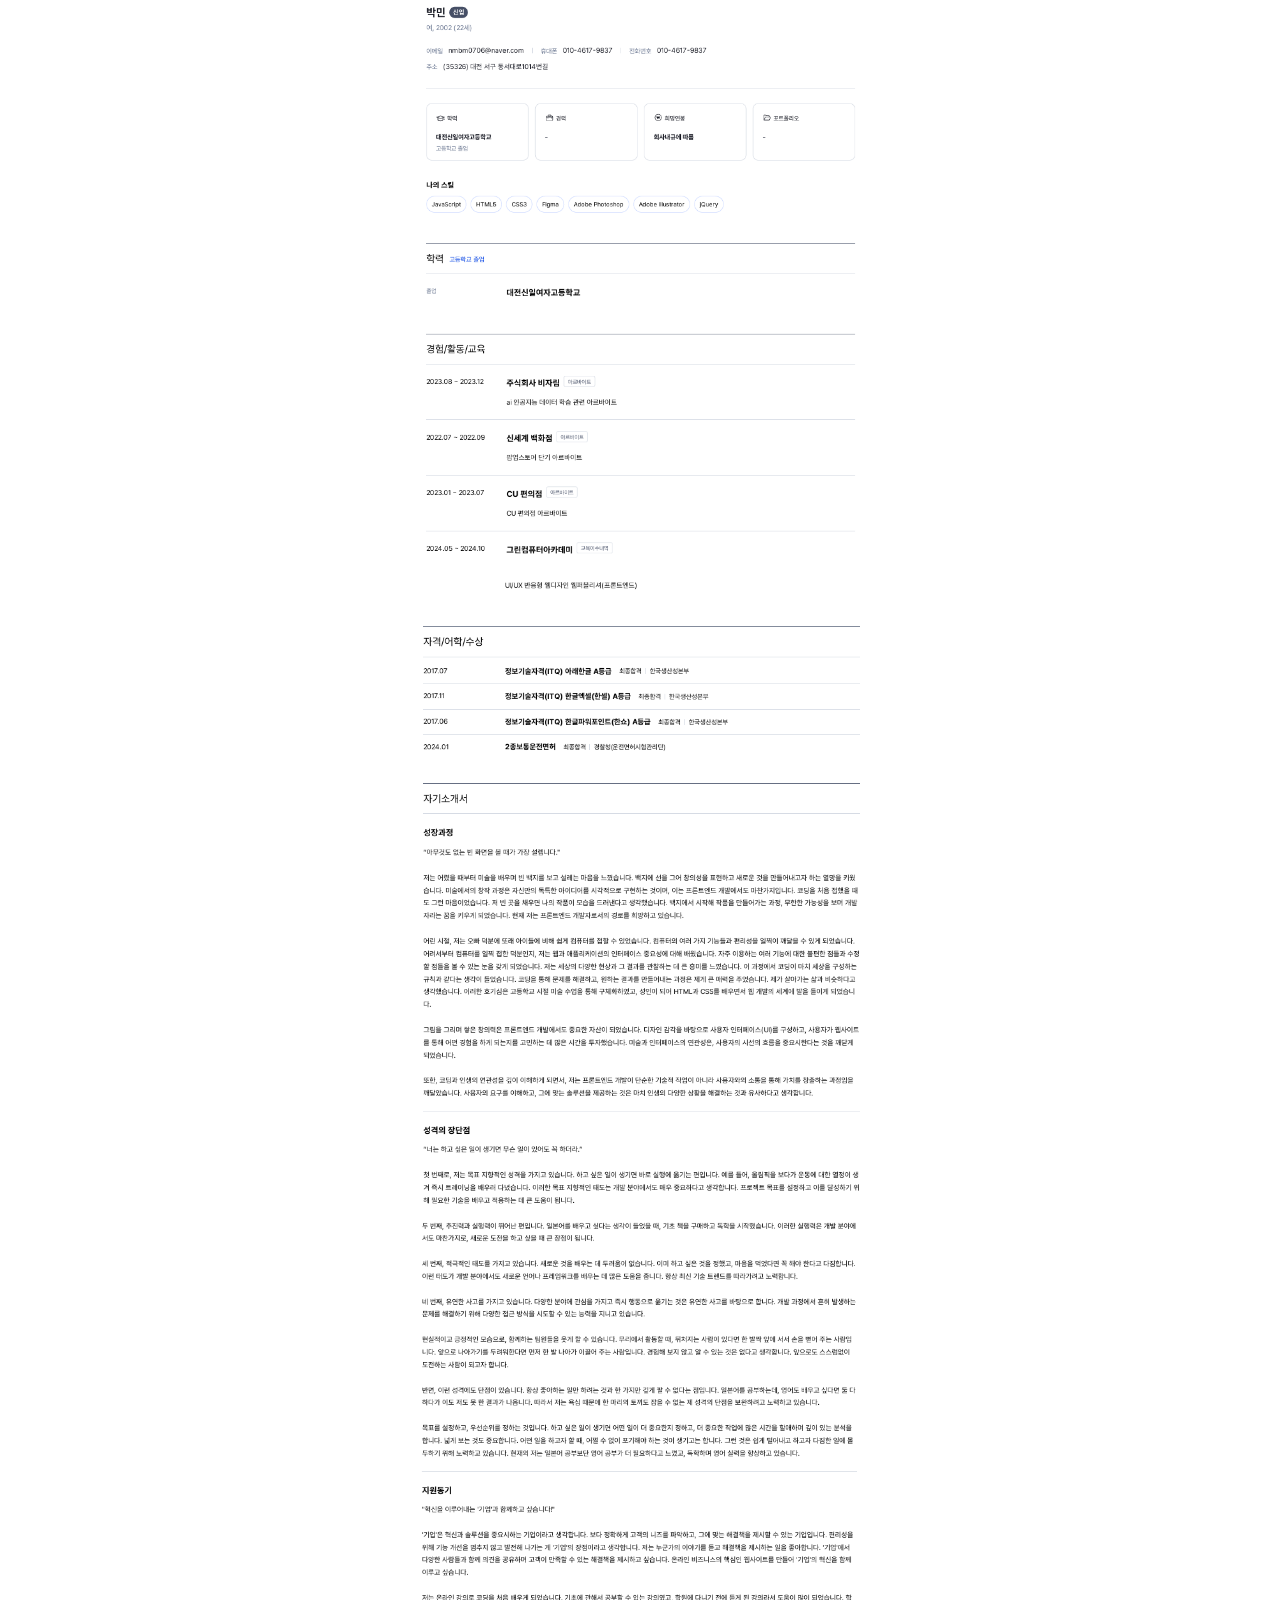
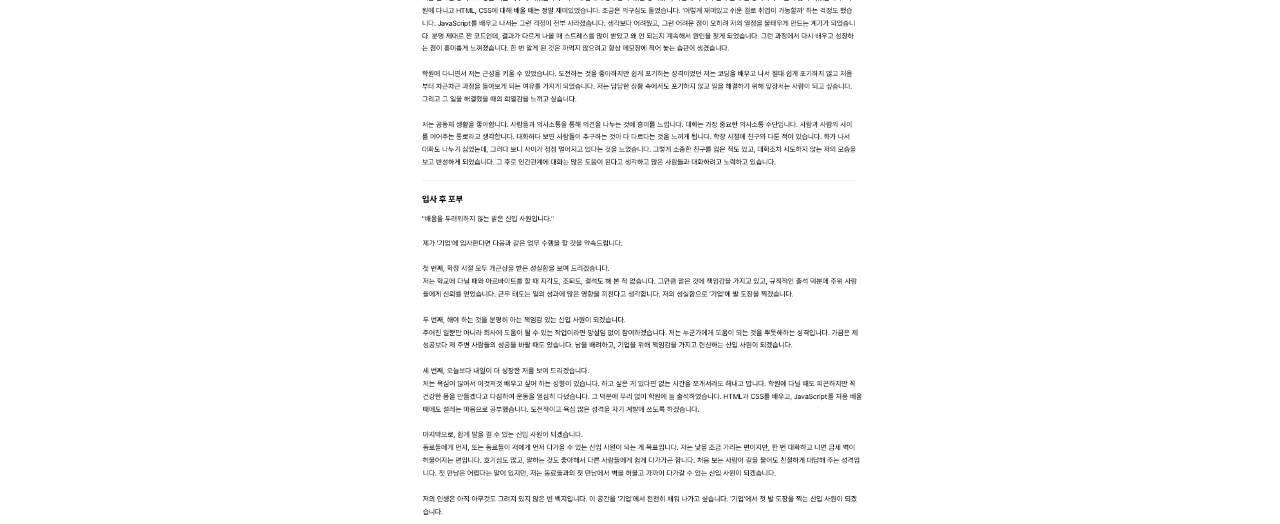
<file: sub.html>
<!DOCTYPE html>
<html lang="ko">
<head>
  <meta charset="UTF-8">
  <meta http-equiv="X-UA-Compatible" content="IE=edge">
  <meta name="viewport" content="width=device-width, initial-scale=1.0">
  <title>박민의 이력서</title>
  <style>
    *{margin: 0; padding: 0;}
    p{width: 35%; margin: 0 auto;}
    img{width: 100%;}
  </style>
</head>
<body>
  <p><img src="images/saramin1.PNG" alt="saramin1"></p>
  <p><img src="images/saramin2.PNG" alt="saramin2"></p>
  <p><img src="images/saramin3.PNG" alt="saramin3"></p>
  <p><img src="images/saramin4.PNG" alt="saramin4"></p>
</body>
</html>
</file>
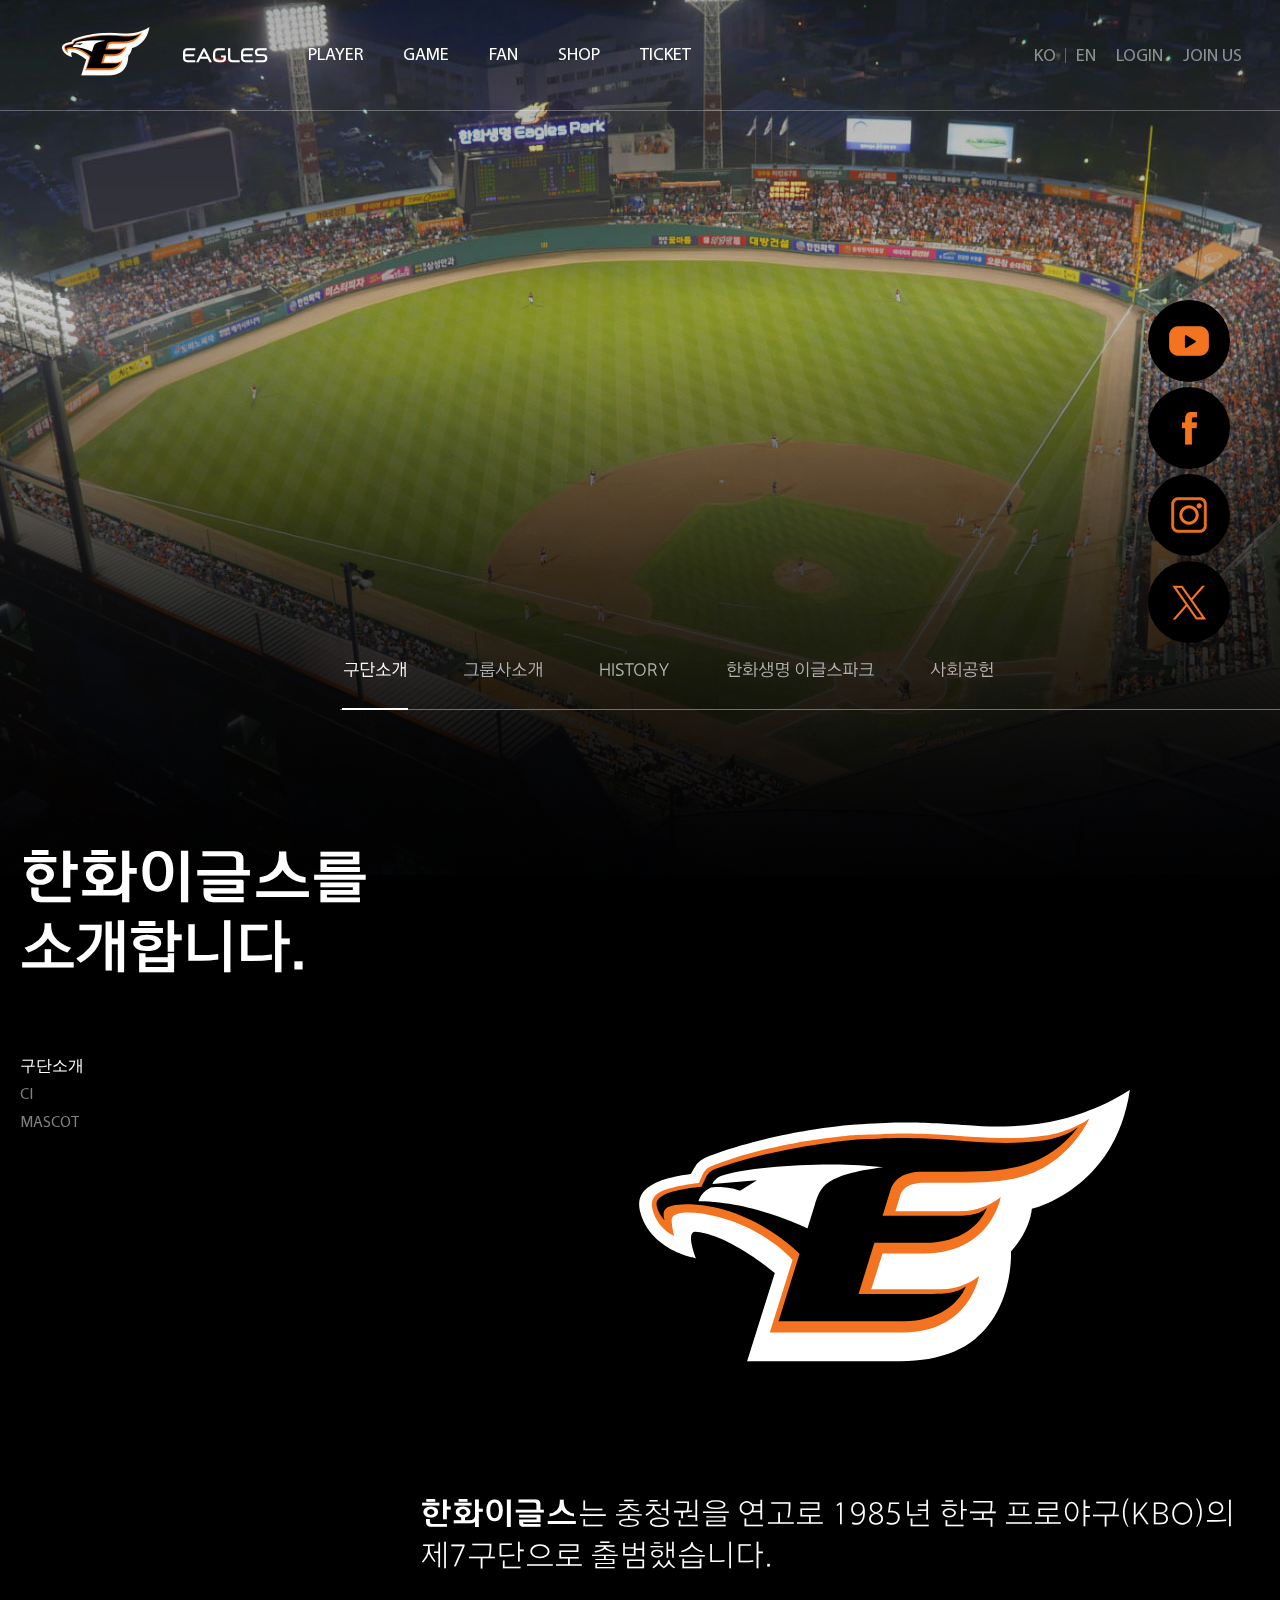
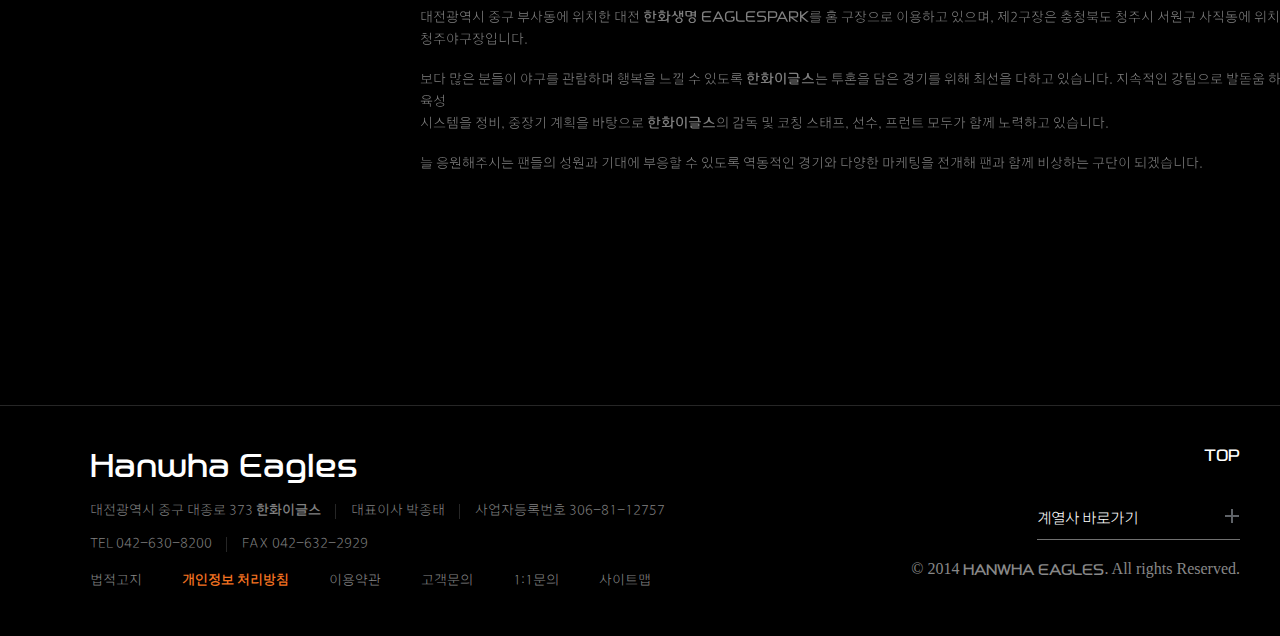
<file: hanwha/sub.html>
<!DOCTYPE html>
<html lang="ko">
<head>
  <meta charset="UTF-8">
  <meta http-equiv="X-UA-Compatible" content="IE=edge">
  <meta name="viewport" content="width=device-width, initial-scale=1.0">
  <title>EAGLES ＜ 구단소개 ＜ 한화이글스 </title>
  <link rel="stylesheet" href="css/styleSub.css">
  <script src="https://code.jquery.com/jquery-3.7.1.min.js"></script>
  <link href="https://unpkg.com/aos@2.3.1/dist/aos.css" rel="stylesheet">
  <script src="https://unpkg.com/aos@2.3.1/dist/aos.js"></script>
  <script>
    $(function(){
      $("#bg header").hover(function(){
        $(this).css("background", "rgba(0, 0, 0, .85)")
      }, function(){
        $(this).css("background", "transparent")
      });
      $(".intro1 li a").eq(0).css("color", "#fff");
      $(".intro1 li a").eq(0).addClass("on");
      $(".subIntro li a").eq(0).css("color", "#fff")
    });
    $(window).scroll(function(){
    // Get number of pixels of scroll.
    var pixel = $(window).scrollTop();
    console.log(pixel);
    // When the scroll exceeds 300px, give the [fixed-menu] class.
    if(pixel > 700){
      $(".intro1").addClass("on");
    } else {
      $(".intro1").removeClass("on");
    }
  });
  </script>
</head>
<body>
  <div id="wrap">
    <div id="bg">
      <header>
        <div class="logo"><a href="index.html"><img src="images/h_logo.png" alt="h_logo"></a></div>
        <ul>
          <li>
            <a href="#">EAGLES</a>
            <ul class="sub">
              <li><a href="#">구단소개</a></li>
              <li><a href="#">그룹사소개</a></li>
              <li><a href="#">HISTORY</a></li>
              <li><a href="#">한화생명 이글스파크</a></li>
              <li><a href="#">사회공헌</a></li>
            </ul>
          </li>
          <li>
            <a href="#">PLAYER</a>
            <ul class="sub">
              <li><a href="#">코칭스탭</a></li>
              <li><a href="#">투수</a></li>
              <li><a href="#">포수</a></li>
              <li><a href="#">내야수</a></li>
              <li><a href="#">외야수</a></li>
              <li><a href="#">군입대 선수</a></li>
              <li><a href="#">응원단</a></li>
              <li><a href="#">STAFF</a></li>
            </ul>
          </li>
          <li>
            <a href="#">GAME</a>
            <ul class="sub">
              <li><a href="#">1군 경기일정</a></li>
              <li><a href="#">퓨처스 경기일정</a></li>
            </ul>
          </li>
          <li>
            <a href="#">FAN</a>
            <ul class="sub">
              <li><a href="#">구단소식</a></li>
              <li><a href="#">키즈클럽</a></li>
              <li><a href="#">팬 타임즈</a></li>
              <li><a href="#">갤러리</a></li>
              <li><a href="#">이글스 아카이브</a></li>
            </ul>
          </li>
          <li>
            <a href="#">SHOP</a>
          </li>
          <li>
            <a href="#">TICKET</a>
          </li>
          <div class="bg"></div>
        </ul>
        <p>
          <a href="#">KO</a>
          <a href="#">EN</a>
          <a href="#">LOGIN</a>
          <a href="#">JOIN US</a>
        </p>
      </header>
      <div class="snsIcon">
        <p><a href="#"><img src="images/quick_sns_youtube.png" alt="quick_sns_youtube"></a></p>
        <p><a href="#"><img src="images/quick_sns_facebook.png" alt="quick_sns_facebook"></a></p>
        <p><a href="#"><img src="images/quick_sns_insta.png" alt="quick_sns_insta"></a></p>
        <p><a href="#"><img src="images/quick_sns_twitter.png" alt="quick_sns_twitter"></a></p>
      </div>
    </div>
    <div class="gradient"></div>
    <ul class="intro1" data-aos="fade-up" data-aos-duration="1000" data-aos-delay="1000">
      <li><a href="#">구단소개</a></li>
      <li><a href="#">그룹사소개</a></li>
      <li><a href="#">HISTORY</a></li>
      <li><a href="#">한화생명 이글스파크</a></li>
      <li><a href="#">사회공헌</a></li>
    </ul>
    <div class="main" data-aos="fade-up" data-aos-duration="1000" data-aos-delay="1000">
    <h1><span>한화이글스</span>를<br>소개합니다.</h1>
    <ul class="subIntro">
      <li><a href="#">구단소개</a></li>
      <li><a href="#">CI</a></li>
      <li><a href="#">MASCOT</a></li>
    </ul>
    <div class="flex">
      <div class="dep">
        <p><img src="images/intro_eagles_logo.png" alt=""></p>
        <div class="txt">
          <h1><span>한화이글스</span>는 충청권을 연고로 1985년 한국 프로야구(KBO)의<br>제7구단으로 출범했습니다.</h1>
          <p>대전광역시 중구 부사동에 위치한 대전 <span>한화생명 EAGLESPARK</span>를 홈 구장으로 이용하고 있으며, 제2구장은 충청북도 청주시 서원구 사직동에 위치한<br> 청주야구장입니다.</p><br>
          <p>보다 많은 분들이 야구를 관람하며 행복을 느낄 수 있도록 <span>한화이글스</span>는 투혼을 담은 경기를 위해 최선을 다하고 있습니다. 지속적인 강팀으로 발돋움 하고자 내부 육성<br>시스템을 정비, 중장기 계획을 바탕으로 <span>한화이글스</span>의 감독 및 코칭 스태프, 선수, 프런트 모두가 함께 노력하고 있습니다.</p><br>
          <p>늘 응원해주시는 팬들의 성원과 기대에 부응할 수 있도록 역동적인 경기와 다양한 마케팅을 전개해 팬과 함께 비상하는 구단이 되겠습니다.</p>
        </div>
      </div>
    </div>
    </div>
    <footer>
      <div class="left">
        <h1><a href="#">Hanwha Eagles</a></h1>
        <p>
          <span>대전광역시 중구 대종로 373 <b>한화이글스</b></span>
          <span>대표이사 박종태</span>
          <span>사업자등록번호 306-81-12757</span>
          <span>TEL 042-630-8200</span>
          <span>FAX 042-632-2929</span>
        </p>
        <ul>
          <li><a href="#">법적고지</a></li>
          <li><a href="#">개인정보 처리방침</a></li>
          <li><a href="#">이용약관</a></li>
          <li><a href="#">고객문의</a></li>
          <li><a href="#">1:1문의</a></li>
          <li><a href="#">사이트맵</a></li>
        </ul>
      </div>
      <div class="right">
        <div class="txt">
          <p><a href="#wrap">TOP</a></p>
          <p class="list">계열사 바로가기</p>
          <div id="list">
            <ul>
              <li>
                <p>우주항공·방산·기계</p>
                <ul>
                  <li><a href="#">㈜한화</a></li>
                  <li><a href="#">한화에어로스페이스</a></li>
                  <li><a href="#">한화시스템</a></li>
                  <li><a href="#">한화비전</a></li>
                  <li><a href="#">한화정밀기계</a></li>
                  <li><a href="#">한화모멘텀</a></li>
                  <li><a href="#">한화로보틱스</a></li>
                </ul>
              </li>
              <li>
                <p>에너지·오션</p>
                <ul>
                  <li><a href="#">한화솔루션</a></li>
                  <li><a href="#">한화오션</a></li>
                  <li><a href="#">한화에너지</a></li>
                  <li><a href="#">한화임팩트</a></li>
                  <li><a href="#">한화파워시스템</a></li>
                  <li><a href="#">한화토탈에너지스</a></li>
                  <li><a href="#">한화엔진</a></li>
                  <li><a href="#">한화첨단소개</a></li>
                  <li><a href="#">여천NCC</a></li>
                </ul>
              </li>
              <li>
                <p>금융</p>
                <ul>
                  <li><a href="#">한화생명</a></li>
                  <li><a href="#">한화손해보험</a></li>
                  <li><a href="#">한화자산운용</a></li>
                  <li><a href="#">한화투자증권</a></li>
                  <li><a href="#">한화저축은행</a></li>
                  <li><a href="#">한화생명금융서비스</a></li>
                  <li><a href="#">캐롯손해보험</a></li>
                </ul>
              </li>
              <li>
                <p>유통·서비스</p>
                <ul>
                  <li><a href="#">한화호텔&리조트</a></li>
                  <li><a href="#">한화갤러리아</a></li>
                  <li><a href="#">한화커넥트</a></li>
                </ul>
              </li>
            </ul>
          </div>
        </div>
        <h3>© 2014 <span>HANWHA EAGLES</span>. All rights Reserved.</h3>
      </div>
    </footer>
  </div>

  <script>
    AOS.init({
      easing:"ease",
			duration: 0,
			offset: 0,
    });
    document.querySelector(".right .txt .list").onclick=function(){
      document.querySelector(".right .txt .list").classList.toggle("on");
      document.querySelector(".right #list").classList.toggle("on");
    }
  </script>
</body>
</html>
</file>
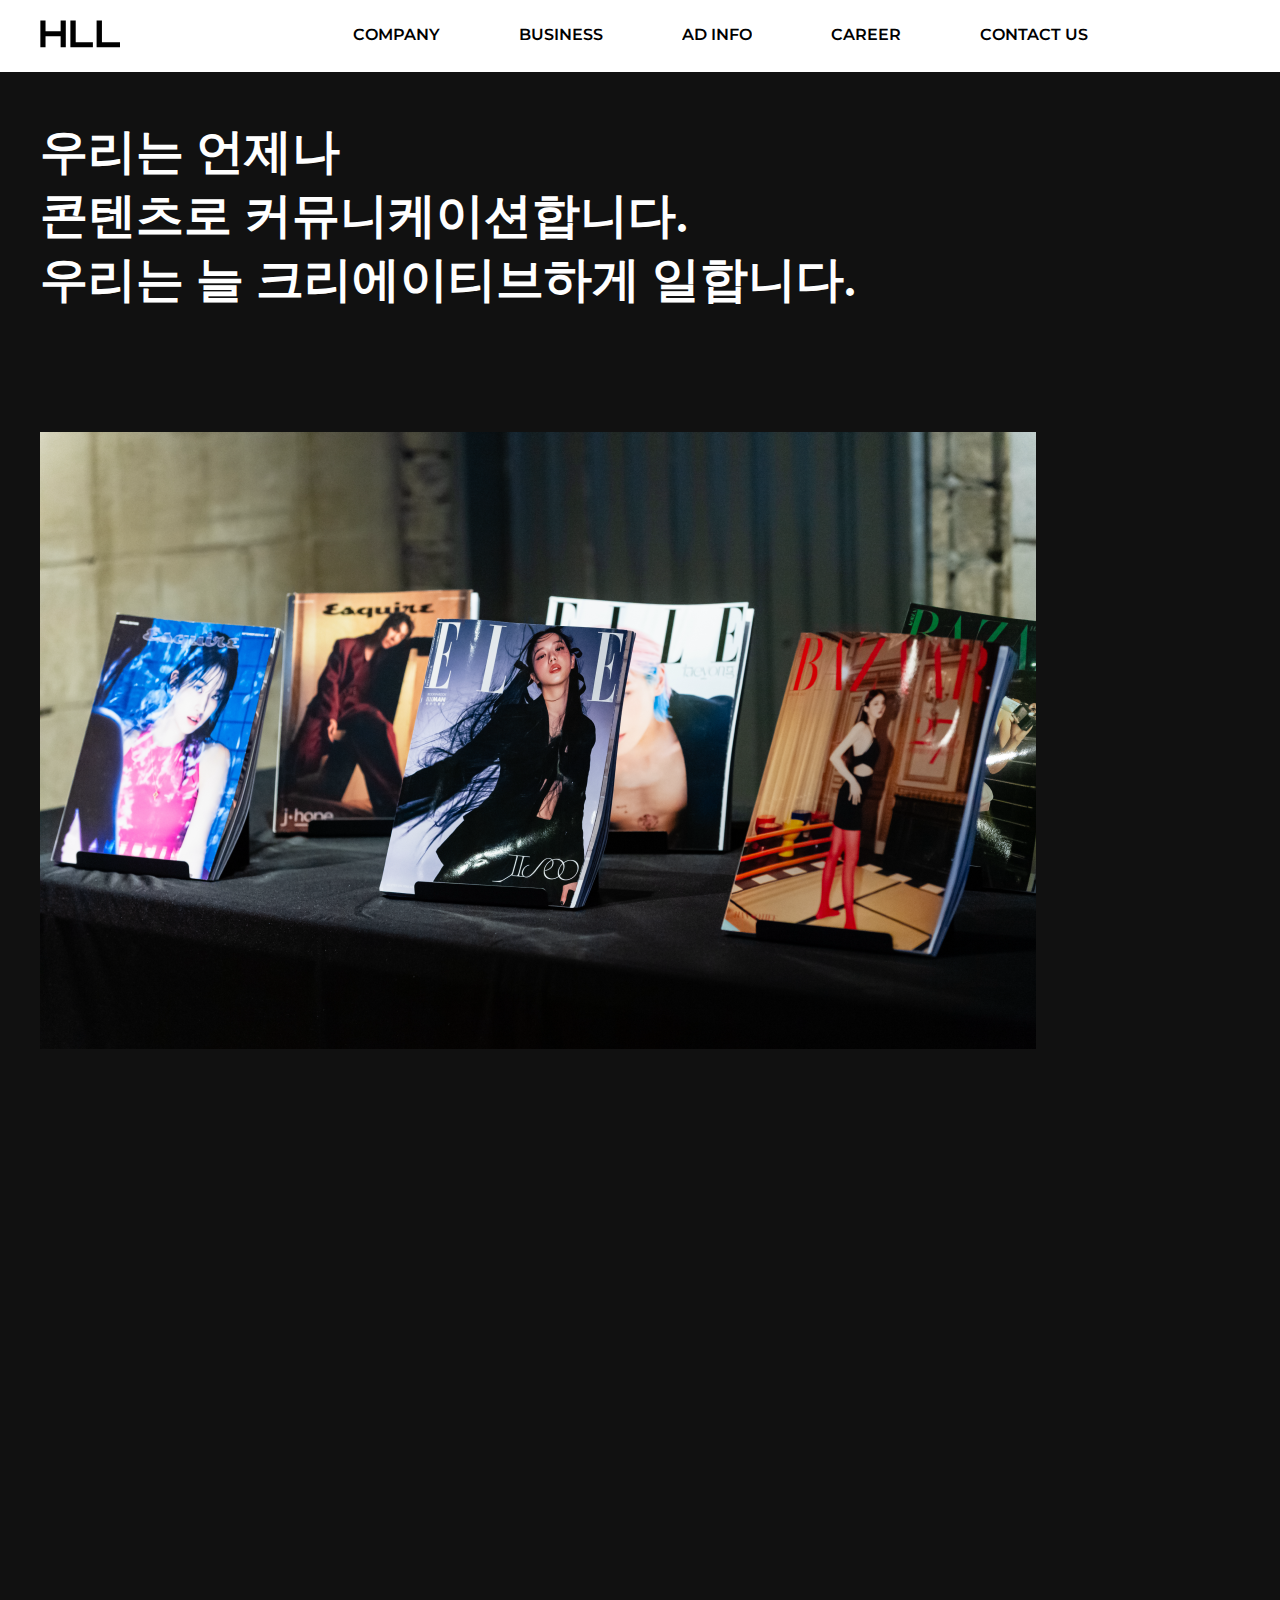
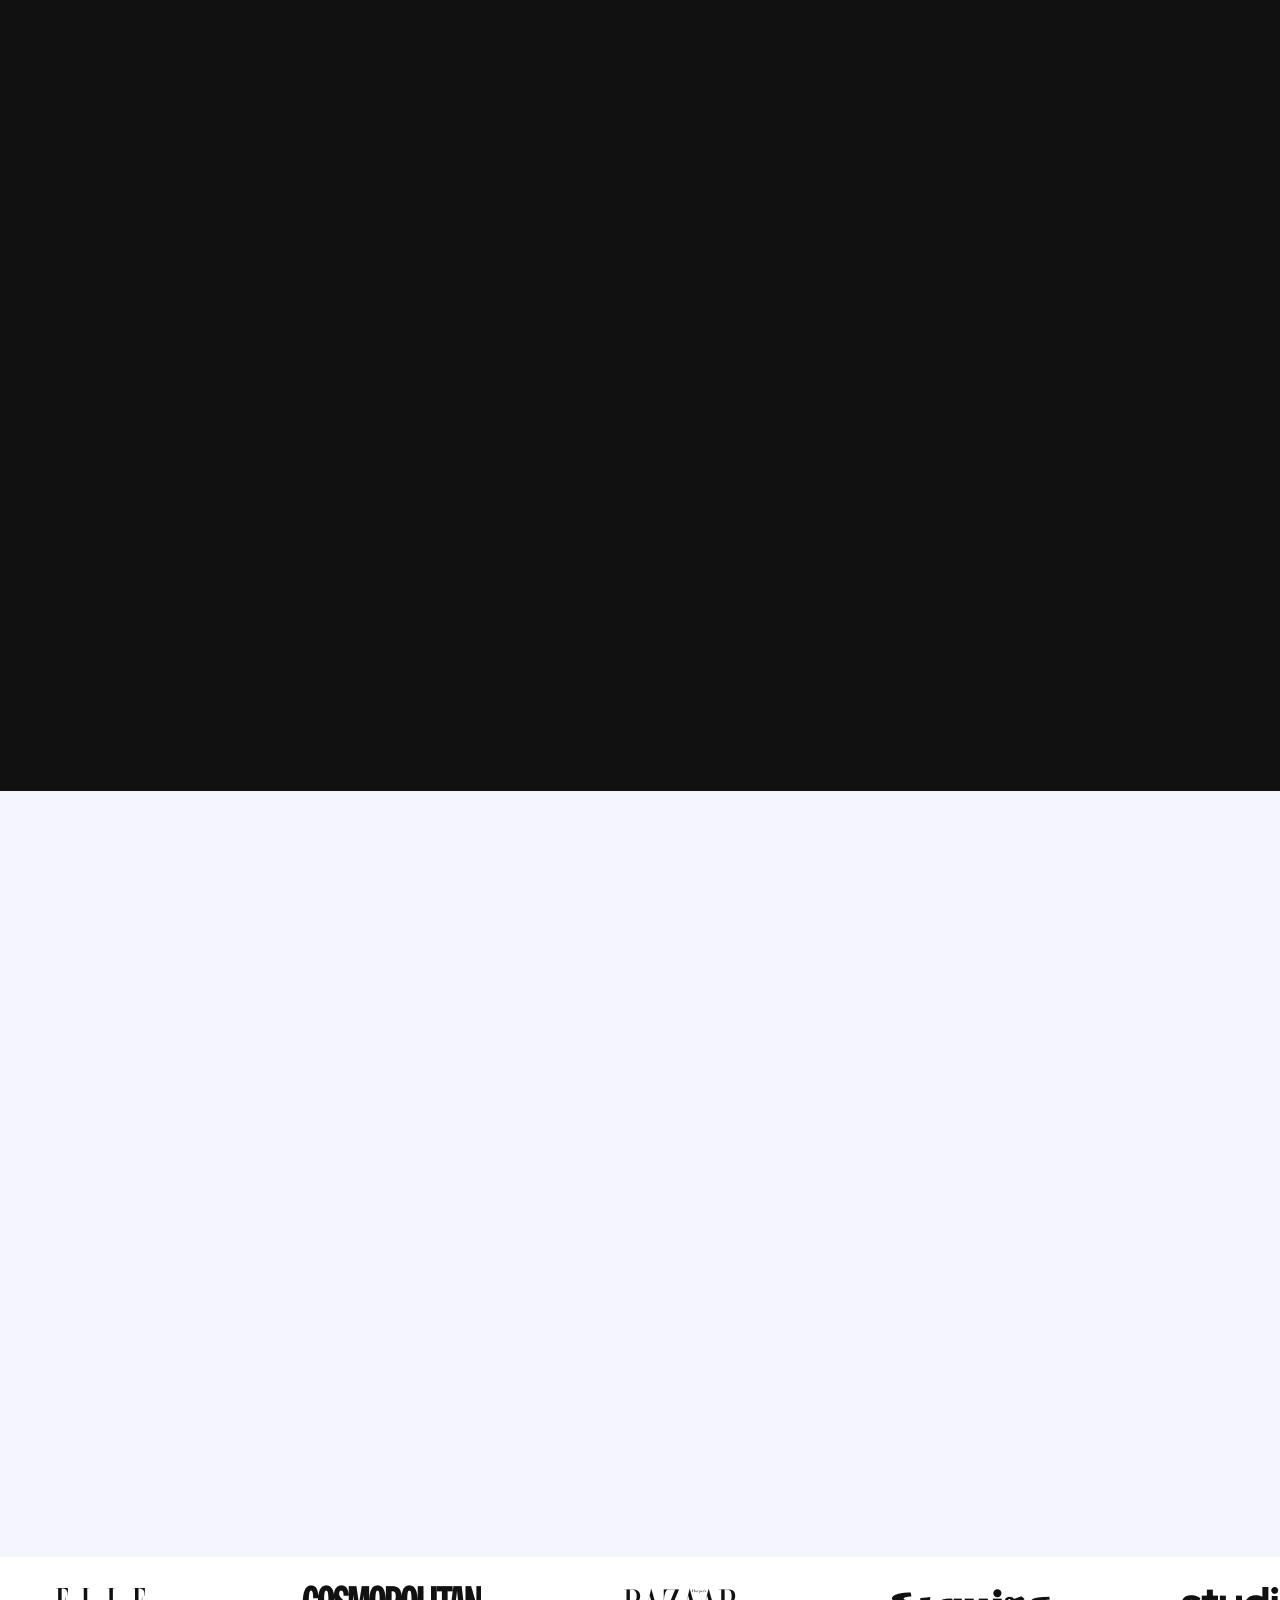
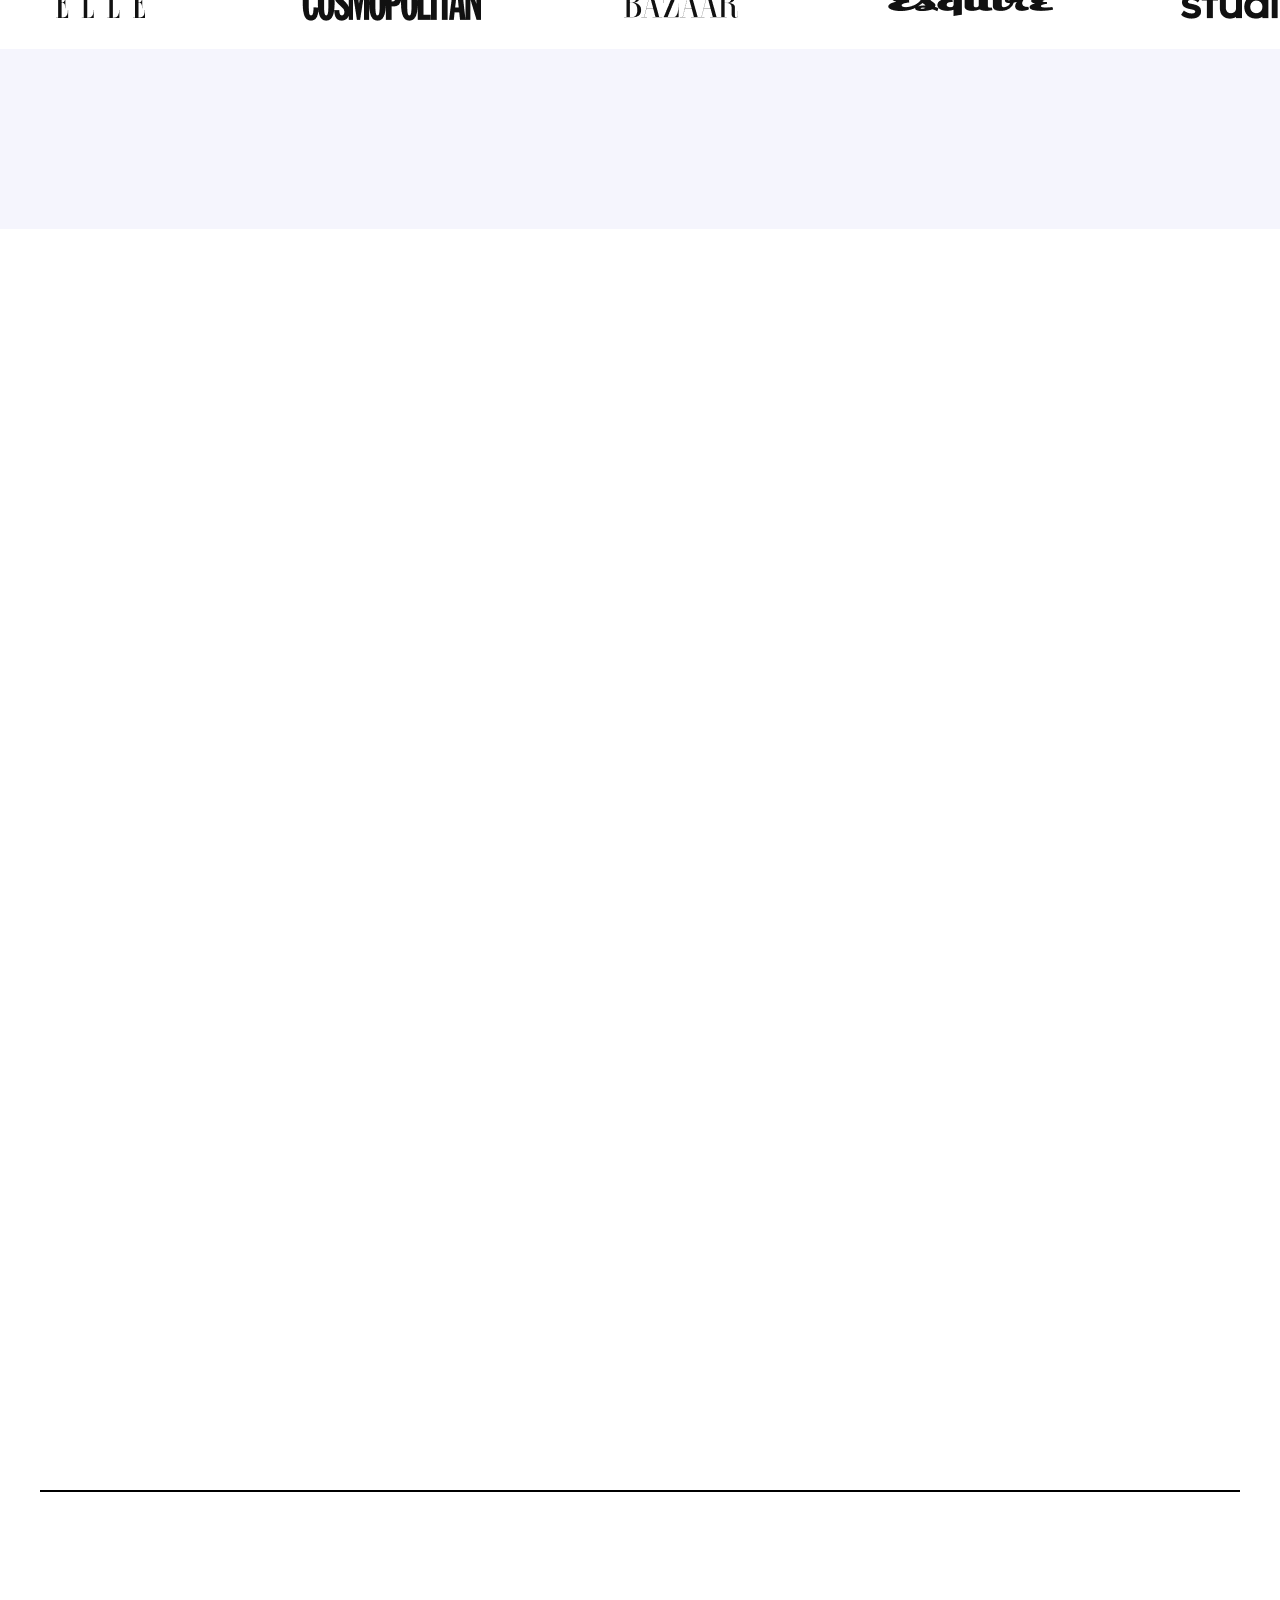
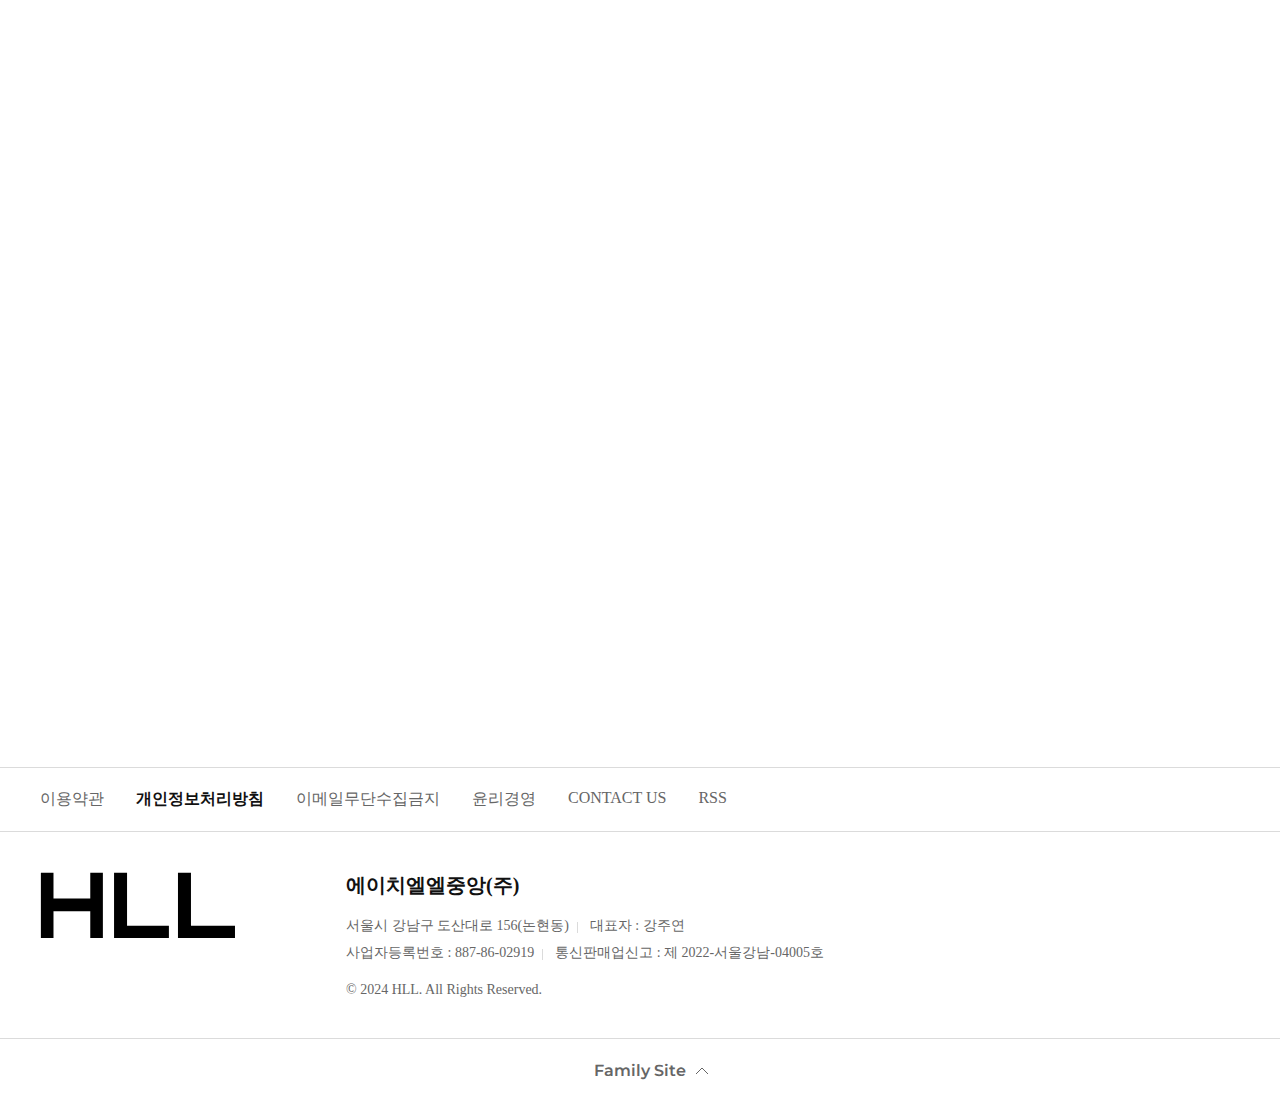
<file: HLL/sub.html>
<!DOCTYPE html>
<html lang="ko">
  <head>
    <meta charset="UTF-8" />
    <meta http-equiv="X-UA-Compatible" content="IE=edge" />
    <meta name="viewport" content="width=device-width, initial-scale=1.0" />
    <title>회사소개 | HLL중앙</title>
    <script src="https://cdn.jsdelivr.net/npm/gsap@3.12.5/dist/gsap.min.js"></script>
    <link rel="stylesheet" href="css/styleSub.css" />
    <link href="https://unpkg.com/aos@2.3.1/dist/aos.css" rel="stylesheet" />
    <link rel="stylesheet" href="jquery.simplyscroll.css" />
    <script src="https://code.jquery.com/jquery-3.7.1.min.js"></script>
    <script src="jquery.simplyscroll.js"></script>
  </head>
  <body>
    <header>
      <div class="inner">
        <div class="logo">
          <a href="index.html">
            <img src="images/HLLlogoSmall.svg" alt="logosmallW" />
          </a>
        </div>
        <ul>
          <li>
            <p><a href="sub.html">company</a></p>
          </li>
          <li>
            <p>business</p>
            <ul>
              <li><p>ELLE</p></li>
              <li><p>COSMOPOLITAN</p></li>
              <li><p>Harper'S BAZAAR</p></li>
              <li><p>ESQUIRE</p></li>
              <li><p>STUDIO DOT</p></li>
              <li><p>YEET</p></li>
            </ul>
          </li>
          <li>
            <p>ad info</p>
          </li>
          <li>
            <p>career</p>
            <ul>
              <li><p>Recruiment</p></li>
              <li><p>HLL Life</p></li>
              <li><p>Process</p></li>
              <li><p>FAQ</p></li>
            </ul>
          </li>
          <li>
            <p>contact us</p>
          </li>
        </ul>
      </div>
    </header>
    <div class="main1">
      <h1>
        우리는 언제나<br />콘텐츠로 커뮤니케이션합니다.<br />우리는 늘
        크리에이티브하게 일합니다.
      </h1>
      <div class="con sub1">
        <img src="images/company_img02.png" alt="company_img02" />
        <div class="txt" data-aos="fade-up">
          <h3>새로운 일상을 발견하는 공감형 콘텐츠</h3>
          <p>
            우리의 콘텐츠로 #일상의영감 #취향의발견 #트렌드세터로서<br />당신의
            감각을 충전하세요.
          </p>
        </div>
      </div>
      <div class="con sub2">
        <div class="wrap">
          <img
            src="images/company_img01.png"
            alt="company_img01"
            data-aos="fade-up"
          />
          <div class="txt" data-aos="fade-up">
            <h3>이상적인 '피지털(Phygital)'<br />콘텐츠 미디어</h3>
            <p>
              우리는 프린트와 모바일의 경계를 뛰어넘는 콘텐츠 미디어로, 디지털
              콘텐츠 마케팅, 취향<br />커머스 사업, 엔터테인먼트에 이르기까지
              트렌드의 최전방에서 가장 빠르고, 가장 영민하게<br />움직입니다.
            </p>
          </div>
        </div>
      </div>
    </div>
    <div class="main2">
      <h1 data-aos="fade-up">
        트렌드를 이끌고 있는<br />종합 미디어 & 콘텐츠 기업, HLL
      </h1>
      <div class="txt" data-aos="fade-up">
        <strong
          >House of Luxury & Lifestyle 이라는 뜻을 담은 HLL은 동시대적인
          콘텐츠로 트렌드를<br />
          이끌고 있습니다.</strong
        >
        <p>
          HLL은 미국 최대 미디어 그룹 허스트(Hearst) 사와 합작법인인
          허스트중앙을 통해 엘르,<br />
          코스모폴리탄, 하퍼스 바자, 에스콰이어를 발행하고 있습니다. HLL은
          다년간의 패션, 뷰티,<br />
          라이프스타일 콘텐츠 제작 노하우를 토대로 스튜디오닷을 설립, 고객사
          온·오프라인 콘텐츠<br />
          제작 및 광고 마케팅 대행 사업을 전개하고 있습니다.
        </p>
        <p>
          2022년 HLL과 함께하게 된 써브라임(Sublime)은 연예 매니지먼트를
          시작으로 광고 제작 및<br />
          대행, 포토그래퍼와 모델 에이전시로 영역을 확장하며 종합
          엔터테인먼트사로 거듭나고<br />
          있습니다. 써브라임의 대표 아티스트로는 배우 송강호와 고소영, 가수
          잭슨과 티파니 영 등이<br />
          있습니다.
        </p>
      </div>
      <div class="slide" id="imgslide">
        <ul class="moveBrand scroller">
          <li><img src="images/logo_elle.png" alt="elle" /></li>
          <li><img src="images/logo_cosmopolitan.png" alt="COSMOPOLITAN" /></li>
          <li><img src="images/logo_bazaar.png" alt="bazaar" /></li>
          <li><img src="images/logo_esquire.png" alt="ESQUIRE" /></li>
          <li><img src="images/logo_studio.png" alt="STUDIO" /></li>
          <li><img src="images/logo_yeet.png" alt="yeet" /></li>
          <li><img src="images/logo_sublime.png" alt="Sublime" /></li>
        </ul>
      </div>
    </div>
    <div class="main3">
      <div class="dep1">
        <h1 data-aos="fade-up">비즈니스 영역</h1>
        <div class="icon">
          <div class="logo" data-aos="fade-up">
            <img src="images/logo_hll03.png" alt="hll03" />
          </div>
          <ul class="brandList">
            <li data-aos="fade-up">
              <p>매거진</p>
              <div class="pic">
                <img src="images/logo_elle_s.png" alt="elles" />
                <img src="images/logo_bazaar_s.png" alt="bazaars" />
                <img src="images/logo_cosmopolitan_s.png" alt="cosmopolitans" />
                <img src="images/logo_esquire_s.png" alt="esquires" />
              </div>
            </li>
            <li data-aos="fade-up">
              <p>디지털 마케팅</p>
              <div class="pic">
                <img src="images/logo_studio_s.png" alt="studio" />
              </div>
            </li>
            <li data-aos="fade-up">
              <p>YEET</p>
              <div class="pic">
                <img src="images/logo_ostufa_s.png" alt="ostufas" />
                <img src="images/logo_project_vacance_s.png" alt="projects" />
              </div>
            </li>
            <li data-aos="fade-up">
              <p>매니지먼트</p>
              <div class="pic">
                <img src="images/logo_sublime_s.png" alt="sublimes" />
              </div>
            </li>
          </ul>
        </div>
      </div>
      <div class="dep2">
        <div class="left">
          <img
            src="images/logo_joongang_group_s2.png"
            alt="logo_joongang_group_s2"
            data-aos="fade-up"
          />
        </div>
        <ul class="right">
          <li data-aos="fade-up">
            <p>Newsbrand</p>
            <img src="images/logo_joongang_s.png" alt="logo_joongang_s" />
          </li>
          <li data-aos="fade-up">
            <p>Station</p>
            <img src="images/logo_jtbc_s.png" alt="logo_jtbc_s" />
          </li>
          <li data-aos="fade-up">
            <p>SLL</p>
            <img src="images/logo_sll_s.png" alt="logo_sll_s" />
          </li>
          <li data-aos="fade-up">
            <p>Lesiure</p>
            <img src="images/logo_resort_s.png" alt="logo_resort_s" />
          </li>
          <li data-aos="fade-up">
            <img src="images/logo_hll02.png" alt="logo_hll02" />
          </li>
          <li data-aos="fade-up">
            <p>Sports Business</p>
            <img src="images/logo_golf_s.png" alt="logo_golf_s" />
          </li>
          <li data-aos="fade-up">
            <p>Space-based Business</p>
            <img src="images/logo_megabox_s.png" alt="logo_megabox_s" />
          </li>
        </ul>
      </div>
    </div>
    <footer>
      <div class="footTop">
        <ul class="list">
          <li>이용약관</li>
          <li>개인정보처리방침</li>
          <li>이메일무단수집금지</li>
          <li>윤리경영</li>
          <li>CONTACT US</li>
          <li>RSS</li>
        </ul>
      </div>
      <div class="footCenter">
        <div class="logo">
          <img src="images/logo_hll.svg" alt="hll" />
        </div>
        <div class="txt">
          <h1>에이치엘엘중앙(주)</h1>
          <span>서울시 강남구 도산대로 156(논현동)</span>
          <span>대표자 : 강주연</span>
          <br />
          <span>사업자등록번호 : 887-86-02919</span>
          <span>통신판매업신고 : 제 2022-서울강남-04005호</span>
          <p>© 2024 HLL. All Rights Reserved.</p>
        </div>
      </div>
      <div class="footLast">
        <p>Family Site<span></span></p>
      </div>
      <div class="familySiteButton">
        <div class="inner">
          <div class="left">
            <p>FAMILY</p>
          </div>
          <ul class="right">
            <li><a href="#">ELLE</a></li>
            <li><a href="#">COSMOPOLITAN</a></li>
            <li><a href="#">Harper's BAZAAR</a></li>
            <li><a href="#">ESQUIRE</a></li>
            <li><a href="#">ELLEVOICE</a></li>
            <li><a href="#">예술산책</a></li>
            <li><a href="#">eee</a></li>
            <li><a href="#">통합멤버십</a></li>
          </ul>
        </div>
      </div>
    </footer>

    <script src="https://unpkg.com/aos@2.3.1/dist/aos.js"></script>
    <script>
      $(function () {
        $(".footLast p").click(function () {
          $(".familySiteButton").toggleClass("on");
          $(".footLast span").toggleClass("on");
        });
        // $(".slide").append($(".scroller").eq(0).clone());
        let wd = $(".scroller").width() * $(".scroller").length;

        // const tl = gsap.timeline({repeat: -1});

        // tl.to(".scroller", {
        //   x: -wd,
        //   duration: 50,
        //   ease: "linear",
        // });
        $(".scroller").simplyScroll({
          // direction:'backwards',
          frameRate: 60,
        });
      });
    </script>
    <script>
      AOS.init({
        easing: "ease",
        duration: 1000,
        offset: 120,
      });
    </script>
  </body>
</html>
</file>
<file: hanwha/css/styleSub.css>
@charset "utf-8";

*{margin: 0; padding: 0;}
@font-face {
  font-family: hanwhaR;
  src: url(../webfonts/HanwhaR.woff2) format("woff2");
}
@font-face {
  font-family: myriadR;
  src: url(../webfonts/MyriadPro-Regular.woff2) format("woff2");
}
@font-face {
  font-family: myriadB;
  src: url(../webfonts/MyriadPro-Bold.woff2) format("woff2");
}
@font-face {
  font-family: hanwhagothicEL;
  src: url(../webfonts/HanwhaGothicEL.woff2) format("woff2");
}
@font-face {
  font-family: hanwhagothicT;
  src: url(../webfonts/HanwhaGothicT.woff2) format("woff2");
}
@font-face {
  font-family: hanwhagothicR;
  src: url(../webfonts/HanwhaGothicR.woff2) format("woff2");
}
@font-face {
  font-family: hanwhaL;
  src: url(../webfonts/HanwhaL.woff2) format("woff2");
}
@keyframes tabMove {
  0% {
    top: -80px;
  }
  100% {
    top: 0;
  }
}
body{height: auto; background: #000;}
ul{list-style: none;}
a{text-decoration: none;}
#wrap{height: auto; width: 100%;}
#bg{background: url(../images/bg_header_eagles.jpg) no-repeat 50% 50%; width: 100%; height: 1082px; background-attachment: fixed; position: relative;}
#bg header{width: 100%; height: 110px; display: flex; position: relative; background: transparent; border-bottom: 1px solid rgba(255,2555,255,0.3); z-index: 1; transition: 0.5s;}
#bg header .logo{text-align: center; line-height: 100px; padding-left: 60px;}
#bg header .logo img{width: 92px; height: 60px; vertical-align: middle;}
#bg header > ul{padding: 25px 0 0 10px;}
#bg header > ul > li{float: left; padding: 0 20px;}
#bg header > ul > li:first-child > a{font-family: hanwhaR;}
#bg header > ul > li > a{display: inline-block; height: 65px; padding-top: 20px; color: #fff;
  font-size: 18px; position: relative; font-family: myriadR;}
#bg header > ul > li > a::after{
  content: "";
  position: absolute;
  bottom: 0;
  left: 0;
  width: 100%;
  height: 2px;
  background: #f37321;
  transform: scale(0);
  transition: 0.3s; 
  transform-origin: left;
}
#bg header > ul > li:hover > a::after{
  transform: scale(1);
}
#bg header > ul > li ul.sub{float: left; position: absolute; height: 0; transition: 0.5s; overflow: hidden;}
#bg header > ul > li ul.sub li{float: left; position: relative; z-index: 1; padding: 24px 0; left: -20px;}
#bg header > ul > li:hover ul.sub{height: 50px;}

#bg header > ul > li ul.sub li a{padding: 0 20px; height: 50px; color: #fff; font-size: 16px; font-family: hanwhagothicEL; display: inline-block;}
#bg header > ul > li ul.sub li:hover a{color: #f37321;}


#bg header > ul .bg{width: 100%; height: 70px; position: absolute; bottom: -70px; left: 0; background: rgba(0, 0, 0, 0.8); opacity: 0; transition: 0.5s;}
#bg header p{position: absolute; right: 0; padding: 43px 30px 0 0; }
#bg header p a{padding-top: 20px; display: inline-block; color: rgba(255,255,255,0.5); padding: 3px 8px 3px;
  font-size: 18px; font-family: myriadR; position: relative; }
#bg header p a:hover{color: #fff;} 
#bg header p a:first-child::after{
  content: "";
  position: absolute;
  width: 1px;
  height: 15px;
  background: #666;
  right: -2px;
  top: 5px;
}

#bg header ul > li:hover .sub{display: block;}
#bg header ul > li:hover a{color: #f37321;}
#bg header ul > li:hover ~ .bg{opacity: 1;}
#bg header ul:hover > li:nth-child(5):hover ~ .bg{opacity: 0;} 
#bg header ul:hover > li:nth-child(6):hover ~ .bg{opacity: 0;}



#wrap .snsIcon{position: absolute; right: 50px; top: 300px; z-index: 2;}
#wrap .snsIcon p{width: 76px; height: 76px; margin-bottom: 5px; background: #000; border-radius: 50%; border: 3px solid transparent;}
#wrap .snsIcon p:hover{border: 3px solid #f37321;}


.main{position: relative; width: 1240px; padding-top: 160px; margin: -400px auto 0; padding-bottom: 230px;}
#bg::before{content: ""; position: absolute; left: 0; bottom: 0; width: 100%; height: 782px; background: linear-gradient(to bottom, rgba(0, 0, 0, 0), rgba(0, 0, 0, 0.53) 35%, #000000);}
/* scroll fixed 넣기 */
.intro1.on{position: fixed; top: 0; left: 0; width: 100%; height: 80px; z-index: 999; background: rgba(0, 0, 0, .7); box-shadow: 0 0 15px rgba(0, 0, 0, .5); transition: all 0.25s; animation: tabMove .3s linear 1 normal; padding-left: 340px;}

ul.intro1{position: absolute; top: 70%; left: 340px; width: 1240px; height: 80px; display: flex; margin: 0 auto; align-items: center; gap: 50px; transition: 0.3s; transform-origin: top; z-index: 10;}
ul.intro1::before{
    content: "";
    position: absolute;
    left: 0;
    right: 0;
    bottom: 0;
    height: 1px;
    background-color: #707070;
  }
ul.intro1 li{}
ul.intro1 li a{display: block; position: relative; padding: 0 1px; border: 2px solid transparent; font-family: hanwhagothicEL; font-size: 18px; line-height: 80px; color: #b3b3b3; overflow: hidden;}
ul.intro1 li a:hover{color: #fff;}
ul.intro1 li a::before{
    content: "";
    position: absolute;
    bottom: 0;
    left: -100%;
    width: 100%;
    height: 2px;
    background: #fff;
    transition: 0.3s;
  }
ul.intro1 li a.on::before{
    content: "";
    position: absolute;
    bottom: 0;
    left: 0;
    width: 100%;
    height: 2px;
    background: #fff;
    transition: 0.3s;
  }
ul.intro1 li a:hover:before{
    left: 0;
  }

.main > h1{font-size: 60px; color: #fff; font-family: hanwhagothicR; font-weight: normal; margin-bottom: 70px;}
.main > h1 span{font-family: hanwhaR;}

.main .flex{width: 100%; margin-top: 120px; height: 100%;}

.main ul.subIntro{width: 280px; position: sticky; top: 100px; left: 0; z-index: 10;}
.main ul.subIntro li{padding: 4px 0;}
.main ul.subIntro li a{color: #808080; font-family: myriadR;}
.main ul.subIntro li a:hover{color: #fff;}

.main .dep{background: #000; width: 920px; padding-left: 400px; margin-top: -200px;}
.main .dep > p{width: 100%; text-align: center;}
.main .dep > p img{vertical-align: middle;}
.main .dep .txt{color: #fff;}
.main .dep .txt h1{font-size: 32px; margin-bottom: 30px; font-weight: normal; line-height: 1.31; font-family: hanwhagothicT; margin-top: 100px;}
.main .dep .txt h1 span{font-family: hanwhaR;}
.main .dep .txt > strong{font-family: hanwhaR; font-weight: normal;}
.main .dep .txt p{color: #808080; font-size: 14px; line-height: 1.57; word-break: keep-all; word-wrap: break-word; font-family: hanwhagothicT;}
.main .dep .txt p span{font-family: hanwhaL;}




footer{width: 100%; height: 230px; display: flex; justify-content: space-between; 
  margin: 0 auto; position: relative; background: #000; border-top: 1px solid rgba(255, 255, 255, 0.15);}
footer > div{padding: 40px 40px 40px 90px;}
footer .left h1 a{font-size: 30px; color: #fff; font-family: hanwhaR; font-weight: normal;}
footer .left p{margin-top: 25px; display: flex; flex-wrap: wrap; gap: 30px; width: 600px;
  line-height: 3px;}
footer .left p span{color: #808080; font-size: 14px; font-family: hanwhagothicT; 
  display: inline-block; position: relative;}
footer .left p span::after{
  content: "";
  position: absolute;
  right: -15px; 
  top: -5px;
  width: 1px;
  height: 15px;
  background: rgba(255, 255, 255, 0.15);
}
footer .left p span:nth-child(3)::after{display: none;}
footer .left p span:nth-child(5)::after{display: none;}
footer .left ul{display: flex; gap: 40px; margin-top: 25px;}
footer .left ul li:nth-child(2) a{color: #f37321; font-weight: bold;}
footer .left ul li a{color: #888; font-family: hanwhagothicT; font-size: 14px;}
footer .left ul li:hover a{color: #f37321;}

footer .right .txt{display: flex; flex-direction: column; align-items: flex-end;}
footer .right .txt p{text-align: right; }
footer .right .txt p:nth-child(2){margin-top: 45px; width: 203px;}
footer .right .txt p:first-child a{color: #fff; font-size: 15px; font-family: hanwhaR;
  display: inline-block; position: relative;}
footer .right .txt p:first-child a::before{
  content: "";
  position: absolute;
  left: -25px;
  top: 0;
  background: url(https://www.hanwhaeagles.co.kr/images/common/btn_top.png);
  width: 20px;
  height: 20px;
  background-position: 0 0;
  background-size: 23px 20px;
  padding-right: 25px;
  box-sizing: border-box;
}
footer .right .txt p:nth-child(2){color: #fff; font-family: hanwhagothicT; display: block;
  border-bottom: 1px solid #707070; width: 203px; height: 30px; text-align: left;
  position: relative; float: right; cursor: pointer;}
footer .right .txt p:nth-child(2).on{color: #f37321; border-bottom: 1px solid #f37321;}
footer .right .txt p:nth-child(2):after{
  content: "";
  position: absolute;
  top: -5px;
  right: 0;
  background: url(../images/add_24dp_5F6368_FILL0_wght400_GRAD0_opsz24.svg);
  width: 20px;
  height: 20px;
  transform-origin: center;
  transition: 0.2s;
}
footer .right .txt p:nth-child(2).on::after{
  content: "";
  position: absolute;
  top: -5px;
  right: 0;
  width: 20px;
  height: 20px;
  background-image: url(../images/add_24dp_F37321_FILL0_wght400_GRAD0_opsz24.svg);
  transform: rotate(45deg);
}

footer .right > h3{color: #888; font-size: 16px; font-family: myriodR; font-weight: normal; margin-top: 20px;}
footer .right > h3 span{font-size: 14px; font-family: hanwhaR;}

footer .right #list{overflow: hidden; height: 0; z-index: 1; top: 0; left: 0;
  position: absolute; width: 100%; transition: 0.8s;}
footer .right #list.on{top: -540px; height: 540px;}
footer .right #list > ul{display: flex; background: #111; width: 100%;
  position: absolute; justify-content: center;
  gap: 30px; padding: 80px 0; box-sizing: border-box;}
/* footer .right #list > ul.on{height: 504px;} */
footer .right #list > ul > li{width: 200px; height: 440px;}
footer .right #list > ul > li p{font-family: hanwhagothicT; color: #fff;  text-align: left;
  border-bottom: 1px solid #808080; padding-bottom: 24px; box-sizing: border-box;}
footer .right #list > ul > li ul{padding-top: 15px;}
footer .right #list > ul > li ul li a{display: inline-block; padding: 8px 0;  
  font-family: hanwhaL; color: #808080; text-align: left;}
footer .right #list > ul > li ul li a:hover{color: #f37321;}
</file>
<file: HLL/css/styleSub.css>
@charset "utf-8";

@font-face {
  font-family: mainfont;
  src: url(../webfonts/Montserrat-SemiBold.woff) format("woff");
}
* {
  margin: 0;
  padding: 0;
}
ul {
  list-style: none;
}
a {
  text-decoration: none;
}
/* body{height: auto; overflow-x: hidden;} */
header {
  position: fixed;
  top: 0;
  left: 0;
  width: 100%;
  height: 72px;
  font-weight: bold;
  z-index: 999;
  background: #fff;
}
header .inner {
  width: 100%;
  max-width: 1280px;
  margin: 0 auto;
  display: flex;
  padding: 0 40px;
}
header .logo img {
  width: 80px;
  height: 68px;
  cursor: pointer;
}

header .inner > ul {
  display: flex;
  justify-content: center;
  width: 100%;
  max-width: 1280px;
  height: 100%;
  gap: 15px;
}
header .inner > ul > li {
  position: relative;
}
header .inner > ul > li > p {
  position: relative;
  color: #000;
  margin: 0 32px;
  padding: 25px 0;
  font-family: mainfont;
  text-transform: uppercase;
  cursor: pointer;
  overflow: hidden;
  display: inline-block;
}
header .inner > ul > li > p a {
  position: relative;
  color: #000;
  font-family: mainfont;
  text-transform: uppercase;
  cursor: pointer;
  overflow: hidden;
  display: inline-block;
}
header .inner > ul > li > p::after {
  content: "";
  position: absolute;
  bottom: 10px;
  left: 0;
  width: 100px;
  height: 2px;
  background: #000;
  transform: translateX(-100%);
  transition: 0.4s;
}
header .inner > ul > li:hover > p::after {
  transform: translateX(0);
}
header .inner > ul > li ul {
  background: #fff;
  padding: 16px;
  color: #666;
  display: none;
  font-weight: 500;
  position: absolute;
  top: 73px;
  left: 10px;
  filter: drop-shadow(0px 1px 8px rgba(0, 0, 0, 0.08));
}
header .inner > ul > li:hover ul {
  display: block;
}
header .inner > ul > li ul li {
  margin-bottom: 16px;
  white-space: nowrap;
}
header .inner > ul > li ul li:hover {
  color: #211955;
  cursor: pointer;
}
header .inner > ul > li ul li:last-child {
  margin-bottom: 0;
}

.main1 {
  width: 100%;
  padding: 120px 0 180px;
  background: #111;
}
.main1 img {
  vertical-align: middle;
  margin-bottom: 28px;
}
.main1 h1 {
  width: 1200px;
  font-size: 48px;
  color: #fff;
  margin: 0 auto;
}

.main1 .con {
  padding-top: 120px;
  width: 1200px;
  margin: 0 auto;
  color: #fff;
}
.main1 .con h3 {
  font-size: 24px;
  margin-bottom: 16px;
  font-weight: 700;
}
.main1 .con p {
  font-size: 18px;
  font-weight: 500;
}

.main1 .sub2 {
  display: flex;
  flex-direction: column;
  align-items: flex-end;
}
.main1 .sub2 .wrap {
  width: 58.5%;
}
.main1 .sub2 img {
  width: 690px;
  object-fit: cover;
}
.main1 .sub2 .txt {
  margin-right: 20px;
}

/* .slide {
  display: flex;
  flex-wrap: nowrap;
} */
.main2 {
  width: 100%;
  padding: 180px 0;
  background: #f5f5fd;
}
.main2 h1 {
  width: 1200px;
  font-size: 36px;
  color: #211955;
  margin: 0 auto;
}
.main2 .txt {
  width: 690px;
  margin: 0 auto;
  padding-left: 510px;
  font-size: 18px;
  color: #111;
}
.main2 .txt p {
  margin-top: 26px;
  font-weight: 500;
}

#imgslide {
  width: 100%;
  height: 92px;
  background: #fff;
  margin-top: 100px;
}
#imgslide .simply-scroll {
  width: 100%;
}
#imgslide .simply-scroll li {
  height: 92px;
  display: flex;
  align-items: center;
  justify-content: center;
}
#imgslide .simply-scroll .simply-scroll-clip {
  width: 100%;
  height: 92px;
}
.main3 {
  width: 100%;
  padding: 180px 0;
}
.main3 .dep1 {
  width: 1200px;
  margin: 0 auto;
  padding-bottom: 120px;
  border-bottom: 2px solid #000;
}
.main3 .dep1 h1 {
  width: 100%;
  font-size: 36px;
  color: #211955;
  margin-bottom: 50px;
}
.main3 .dep1 .icon .logo {
  width: 100%;
  height: 116px;
  background: #211955;
  display: flex;
  align-items: center;
  padding-left: 40px;
}
.main3 .dep1 .icon .logo img {
  vertical-align: middle;
  height: 50px;
}

.main3 .dep1 .icon .brandList {
  width: 100%;
}
.main3 .dep1 .icon .brandList li {
  width: 100%;
  padding: 50px 60px;
  border-bottom: 1px solid #dbdbdb;
}
.main3 .dep1 .icon .brandList li p {
  font-size: 22px;
  color: #666;
}
.main3 .dep1 .icon .brandList li .pic {
  margin-top: 24px;
  display: flex;
  gap: 101px;
  align-items: center;
}
.main3 .dep1 .icon .brandList li:last-child {
  border-bottom: none;
}

.main3 .dep2 {
  padding-top: 32px;
  display: flex;
  width: 1200px;
  margin: 0 auto;
  justify-content: space-between;
}
.main3 .dep2 .left {
  padding-left: 58px;
}
.main3 .dep2 .left img {
  height: 24px;
}

.main3 .dep2 .right {
  width: 42.17%;
}
.main3 .dep2 .right li {
  padding: 0 0 40px 20px;
}
.main3 .dep2 .right li p {
  padding-bottom: 8px;
  color: #666;
  font-weight: 500;
}
.main3 .dep2 .right li img {
  zoom: 0.62;
}

.main3 .dep2 .right li:nth-child(5) {
  height: 83px;
  background: #211955;
  padding-left: 20px;
  padding-bottom: 0;
  margin-bottom: 40px;
  display: flex;
  align-items: center;
}

footer {
  width: 100%;
  margin: 0 auto;
  overflow: hidden;
  position: relative;
}
footer .footTop {
  width: 100%;
  border-top: 1px solid #dbdbdb;
  border-bottom: 1px solid #dbdbdb;
}
footer .list {
  display: flex;
  padding: 21px 0;
  justify-content: flex-start;
  gap: 8px 32px;
  width: 1200px;
  color: #666;
  font-weight: 500;
  margin: 0 auto;
}
footer .list li {
  cursor: pointer;
}
footer .list li:nth-child(2) {
  font-weight: 700;
  color: #111;
}

footer .footCenter {
  width: 1280px;
  display: flex;
  padding: 40px 0;
  margin: 0 auto;
}
footer .footCenter .logo {
  padding-left: 40px;
}
footer .footCenter .txt {
  margin-left: 110px;
  font-weight: 500;
  padding-right: 40px;
}
footer .footCenter .txt h1 {
  font-size: 20px;
  margin-bottom: 17px;
  color: #111;
}
footer .footCenter .txt span {
  margin-bottom: 8px;
  display: inline-block;
  font-size: 14px;
  color: #666;
}
footer .footCenter .txt span:nth-child(2),
footer .footCenter .txt span:nth-child(5) {
  margin-right: 17px;
  position: relative;
}
footer .footCenter .txt span:nth-child(2):after,
footer .footCenter .txt span:nth-child(5):after {
  content: "";
  position: absolute;
  display: inline-block;
  right: -9px;
  top: 5px;
  width: 1px;
  height: 11px;
  background-color: #dbdbdb;
}
footer .footCenter .txt p {
  font-size: 14px;
  margin-top: 12px;
  color: #666;
}

footer .footLast {
  height: 64px;
  border-top: 1px solid #dbdbdb;
  width: 100%;
  display: flex;
  justify-content: center;
  align-items: center;
  position: relative;
  z-index: 999;
  background: #fff;
}
footer .footLast p {
  font-family: mainfont;
  color: #666;
  cursor: pointer;
}
footer .footLast span {
  position: relative;
}
footer .footLast span::after {
  content: "";
  position: absolute;
  margin-left: 8px;
  width: 16px;
  height: 16px;
  background: url(../images/ico_arrow_up_16.svg);
  background-position: center;
  background-size: cover;
  left: 0;
  top: 50%;
  transform: translateY(-50%);
}
footer .footLast span.on::after {
  transform: rotate(180deg) translateY(5px);
}

.familySiteButton {
  width: 100%;
  padding: 60px 0;
  position: absolute;
  bottom: -55px;
  left: 0;
  background: #f7f7f7;
  height: 0;
  overflow: hidden;
  transition: 0.5s;
}
.familySiteButton.on {
  bottom: 65px;
  height: 70px;
}
.familySiteButton .inner {
  width: 1280px;
  margin: 0 auto;
  display: flex;
  padding: 0 40px;
  justify-content: space-around;
}
.familySiteButton .inner .left > p {
  color: #000;
  font-size: 20px;
  font-family: mainfont;
}
.familySiteButton .inner .right {
  width: 900px;
  display: flex;
  flex-wrap: wrap;
}
.familySiteButton .inner .right li {
  width: 25%;
  margin-bottom: 10px;
}
.familySiteButton .inner .right li a {
  cursor: pointer;
  display: inline-block;
  color: #666;
  font-weight: 500;
}
</file>
